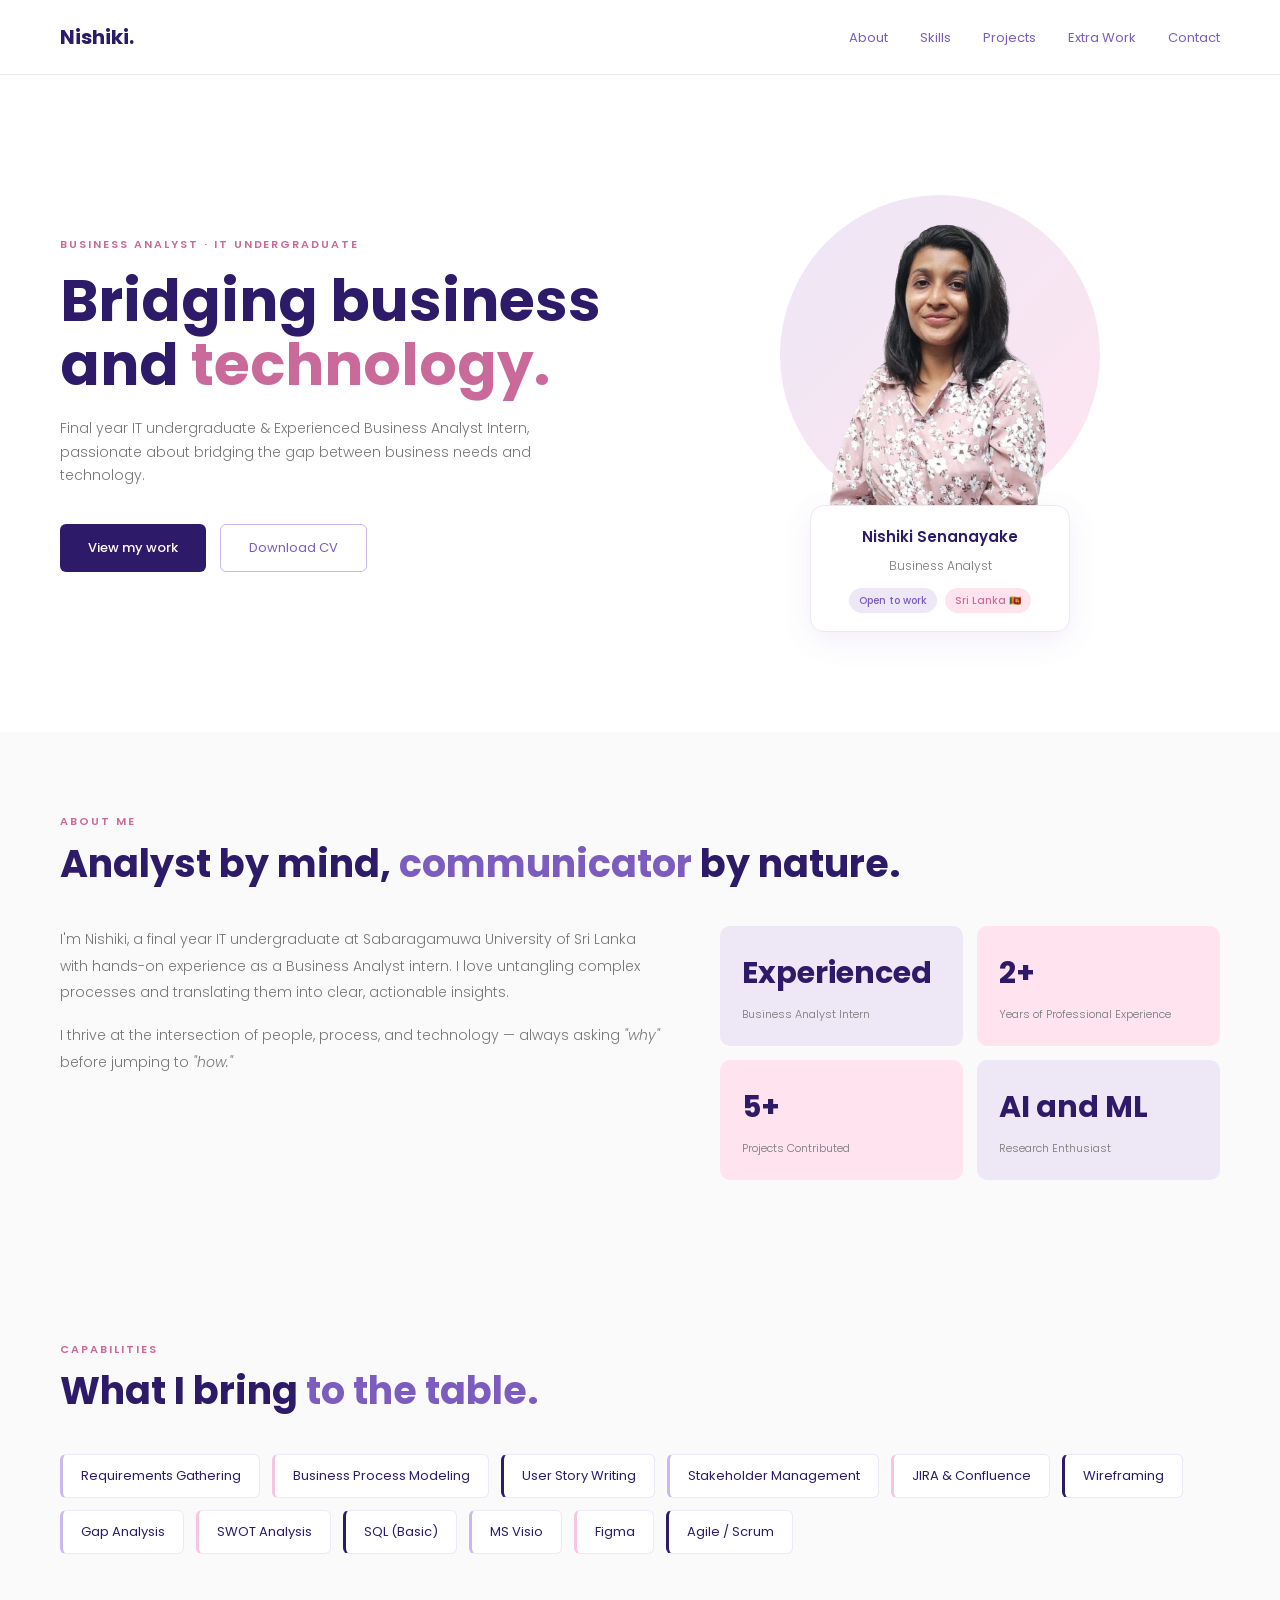
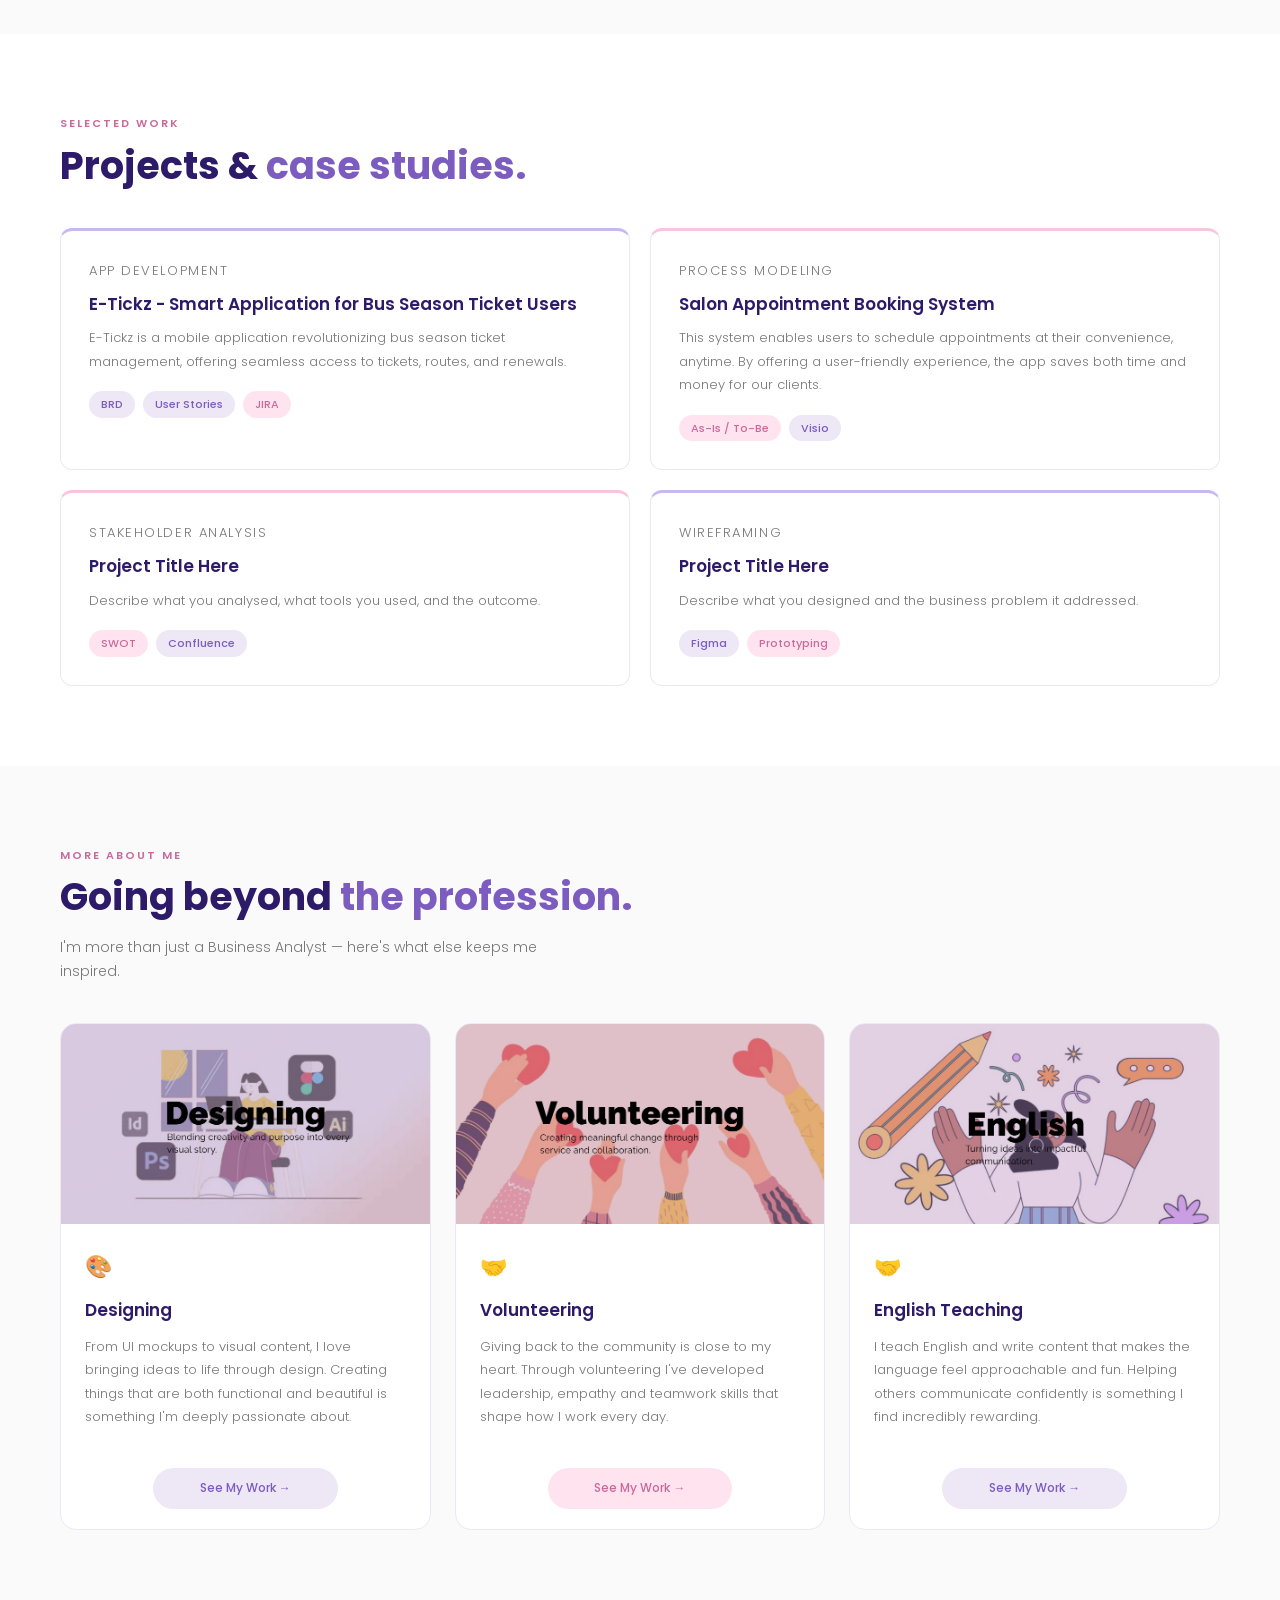
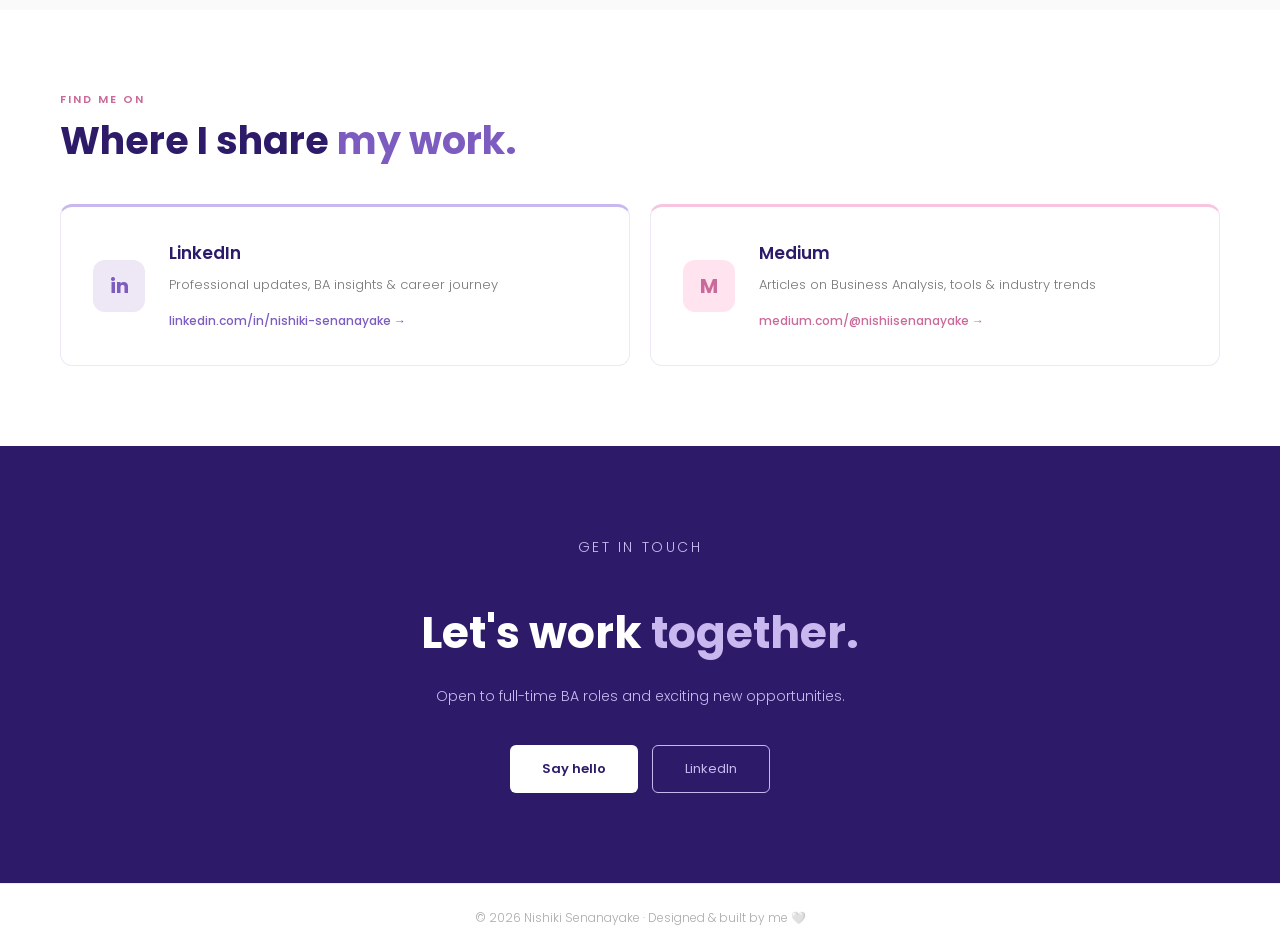
<file: index.html>
<!DOCTYPE html>
<html lang="en">
<head>
  <meta charset="UTF-8" />
  <meta name="viewport" content="width=device-width, initial-scale=1.0"/>
  <title>Nishiki Senanayake | Business Analyst</title>
  <link rel="stylesheet" href="style.css" />
  <script src="script.js"></script>
</head>
<body>

  <!-- NAVBAR -->
  <nav class="navbar">
    <span class="logo">Nishiki.</span>
    <ul class="nav-links">
      <li><a href="#about">About</a></li>
      <li><a href="#skills">Skills</a></li>
      <li><a href="#projects">Projects</a></li>
      <li><a href="#beyond">Extra Work</a></li>
      <li><a href="#contact">Contact</a></li>
    </ul>
  </nav>

<!-- HERO -->
<section class="hero" id="home">
  <div class="hero-text">
    <p class="tag">Business Analyst · IT Undergraduate</p>
    <h1>Bridging business<br/>and <span>technology.</span></h1>
    <p class="hero-desc">Final year IT undergraduate & Experienced Business Analyst Intern, passionate about bridging the gap between business needs and technology.</p>
    <div class="hero-btns">
      <a href="#projects" class="btn-primary">View my work</a>
      <a href="https://drive.google.com/file/d/1KK1x3eJGgfJlkMR6cD_kk2QbCkgS4S8D/view?usp=sharing" class="btn-ghost">Download CV</a>
    </div>
  </div>

  <div class="hero-image">
    <div class="photo-wrapper">
      <div class="photo-circle"></div>
      <img src="assets/profile.png" alt="Nishiki Senanayake" class="profile-photo" />
    </div>
    <div class="hero-card">
      <span class="hero-card-name">Nishiki Senanayake</span>
      <span class="hero-card-title">Business Analyst</span>
      <div class="hero-card-badges">
        <span class="badge lav">Open to work</span>
        <span class="badge pink">Sri Lanka 🇱🇰</span>
      </div>
    </div>
  </div>
</section>

  <!-- ABOUT -->
  <section class="about" id="about">
    <p class="section-tag">About me</p>
    <h2 class="section-title">Analyst by mind, <span>communicator</span> by nature.</h2>
    <div class="about-grid">
      <div class="about-text">
        <p>I'm Nishiki, a final year IT undergraduate at Sabaragamuwa University of Sri Lanka with hands-on experience as a Business Analyst intern. I love untangling complex processes and translating them into clear, actionable insights.</p>
        <p>I thrive at the intersection of people, process, and technology — always asking <em>"why"</em> before jumping to <em>"how."</em></p>
      </div>
      <div class="stats-grid">
        <div class="stat-card lav">
          <span class="stat-num">Experienced</span>
          <span class="stat-label">Business Analyst Intern</span>
        </div>
        <div class="stat-card pink">
          <span class="stat-num">2+</span>
          <span class="stat-label">Years of Professional Experience</span>
        </div>
        <div class="stat-card pink">
          <span class="stat-num">5+</span>
          <span class="stat-label">Projects Contributed</span>
        </div>
        <div class="stat-card lav">
          <span class="stat-num">AI and ML</span>
          <span class="stat-label">Research Enthusiast</span>
        </div>
      </div>
    </div>
  </section>

  <!-- SKILLS -->
  <section class="skills" id="skills">
    <p class="section-tag">Capabilities</p>
    <h2 class="section-title">What I bring <span>to the table.</span></h2>
    <div class="skills-grid">
      <span class="skill-item">Requirements Gathering</span>
      <span class="skill-item">Business Process Modeling</span>
      <span class="skill-item">User Story Writing</span>
      <span class="skill-item">Stakeholder Management</span>
      <span class="skill-item">JIRA & Confluence</span>
      <span class="skill-item">Wireframing</span>
      <span class="skill-item">Gap Analysis</span>
      <span class="skill-item">SWOT Analysis</span>
      <span class="skill-item">SQL (Basic)</span>
      <span class="skill-item">MS Visio</span>
      <span class="skill-item">Figma</span>
      <span class="skill-item">Agile / Scrum</span>
    </div>
  </section>

  <!-- PROJECTS -->
  <section class="projects" id="projects">
    <p class="section-tag">Selected work</p>
    <h2 class="section-title">Projects & <span>case studies.</span></h2>
    <div class="projects-grid">

      <div class="project-card accent-lav">
        <p class="card-tag">App Development</p>
        <h3>E-Tickz - Smart Application for Bus Season Ticket Users</h3>
        <p>E-Tickz is a mobile application revolutionizing bus season ticket management, offering
seamless access to tickets, routes, and renewals.</p>
        <div class="card-pills">
          <span class="pill lav">BRD</span>
          <span class="pill lav">User Stories</span>
          <span class="pill pink">JIRA</span>
        </div>
      </div>

      <div class="project-card accent-pink">
        <p class="card-tag">Process Modeling</p>
        <h3>Salon Appointment Booking System</h3>
        <p>This system enables users to schedule appointments at their convenience, anytime. By
offering a user-friendly experience, the app saves both time and money for our clients.</p>
        <div class="card-pills">
          <span class="pill pink">As-Is / To-Be</span>
          <span class="pill lav">Visio</span>
        </div>
      </div>

      <div class="project-card accent-pink">
        <p class="card-tag">Stakeholder Analysis</p>
        <h3>Project Title Here</h3>
        <p>Describe what you analysed, what tools you used, and the outcome.</p>
        <div class="card-pills">
          <span class="pill pink">SWOT</span>
          <span class="pill lav">Confluence</span>
        </div>
      </div>

      <div class="project-card accent-lav">
        <p class="card-tag">Wireframing</p>
        <h3>Project Title Here</h3>
        <p>Describe what you designed and the business problem it addressed.</p>
        <div class="card-pills">
          <span class="pill lav">Figma</span>
          <span class="pill pink">Prototyping</span>
        </div>
      </div>

    </div>
  </section>

  <!-- BEYOND PROFESSION -->
<section class="beyond" id="beyond">
  <p class="section-tag">More about me</p>
  <h2 class="section-title">Going beyond <span>the profession.</span></h2>
  <p class="beyond-subtitle">I'm more than just a Business Analyst — here's what else keeps me inspired.</p>

  <div class="beyond-grid">

    <div class="beyond-card">
      <div class="beyond-img-wrapper">
        <img src="assets/designing.png" alt="Designing" />
      </div>
      <div class="beyond-content">
        <span class="beyond-icon lav">🎨</span>
        <h3>Designing</h3>
        <p>From UI mockups to visual content, I love bringing ideas to life through design. Creating things that are both functional and beautiful is something I'm deeply passionate about.</p>
      </div>
      <a href="designing.html" class="beyond-btn lav">See My Work →</a>
    </div>

    <div class="beyond-card">
      <div class="beyond-img-wrapper">
        <img src="assets/volunteering.png" alt="Volunteering" />
      </div>
      <div class="beyond-content">
        <span class="beyond-icon pink">🤝</span>
        <h3>Volunteering</h3>
        <p>Giving back to the community is close to my heart. Through volunteering I've developed leadership, empathy and teamwork skills that shape how I work every day.</p>
      </div>
      <a href="volunteering.html" class="beyond-btn pink">See My Work →</a>
    </div>

    <div class="beyond-card">
      <div class="beyond-img-wrapper">
        <img src="assets/english.png" alt="English Teaching" />
      </div>
      <div class="beyond-content">
        <span class="beyond-icon lav">🤝</span>
        <h3>English Teaching</h3>
        <p>I teach English and write content that makes the language feel approachable and fun. Helping others communicate confidently is something I find incredibly rewarding.</p>
      </div>
      <a href="english.html" class="beyond-btn lav">See My Work →</a>
    </div>

  </div>
</section>

    <!-- CONNECT -->
  <section class="connect" id="connect">
  <p class="section-tag">Find me on</p>
  <h2 class="section-title">Where I share <span>my work.</span></h2>
  <div class="connect-grid">

    <a href="https://www.linkedin.com/in/nishiki-senanayake" target="_blank" class="connect-card linkedin">
      <div class="connect-icon">in</div>
      <div class="connect-info">
        <h3>LinkedIn</h3>
        <p>Professional updates, BA insights & career journey</p>
        <span class="connect-link">linkedin.com/in/nishiki-senanayake →</span>
      </div>
    </a>

    <a href="https://medium.com/@nishiisenanayake" target="_blank" class="connect-card medium">
      <div class="connect-icon">M</div>
      <div class="connect-info">
        <h3>Medium</h3>
        <p>Articles on Business Analysis, tools & industry trends</p>
        <span class="connect-link">medium.com/@nishiisenanayake →</span>
      </div>
    </a>

  </div>
</section>

  <!-- CONTACT -->
  <section class="contact" id="contact">
    <p class="section-tag">Get in touch</p>
    <h2>Let's work <span>together.</span></h2>
    <p>Open to full-time BA roles and exciting new opportunities.</p>
    <div class="contact-btns">
      <a href="mailto:your@email.com" class="btn-white">Say hello</a>
      <a href="https://www.linkedin.com/in/nishiki-senanayake" class="btn-outline">LinkedIn</a>
    </div>
  </section>



<!-- CONTACT MODAL -->
<div class="modal-overlay" id="contactModal">
  <div class="modal">
    <button class="modal-close" id="closeModal">✕</button>
    <p class="section-tag">Get in touch</p>
    <h3>Let's connect! 💜</h3>
    <p class="modal-subtitle">Feel free to reach out through any of these:</p>

    <div class="modal-links">
      <a href="mailto:your@email.com" class="modal-item">
        <span class="modal-icon lav">✉</span>
        <div>
          <span class="modal-label">Email</span>
          <span class="modal-value">your@email.com</span>
        </div>
      </a>

      <a href="https://www.linkedin.com/in/nishiki-senanayake" target="_blank" class="modal-item">
        <span class="modal-icon pink">in</span>
        <div>
          <span class="modal-label">LinkedIn</span>
          <span class="modal-value">linkedin.com/in/nishiki-senanayake</span>
        </div>
      </a>

      <a href="https://medium.com/@nishiisenanayake" target="_blank" class="modal-item">
        <span class="modal-icon lav">M</span>
        <div>
          <span class="modal-label">Medium</span>
          <span class="modal-value">medium.com/@nishiisenanayake</span>
        </div>
      </a>
    </div>
  </div>
</div>

   

  <!-- FOOTER -->
  <footer>
    <p>© 2026 Nishiki Senanayake · Designed & built by me 🤍</p>
  </footer>
</body>
</html>
</file>
<file: style.css>
/* ===========================
   GOOGLE FONTS IMPORT
=========================== */
@import url('https://fonts.googleapis.com/css2?family=Poppins:wght@300;400;500;600;700&display=swap');

/* ===========================
   CSS VARIABLES (Your color palette & fonts)
   Change values here to update the whole site at once!
=========================== */
:root {
  --white: #ffffff;
  --bg-soft: #FAFAFA;
  --lavender-light: #EDE7F6;
  --lavender-mid: #C9B8F0;
  --lavender-dark: #7C5CBF;
  --pink-light: #FFE4F0;
  --pink-mid: #F7C5E0;
  --pink-accent: #C96A9B;
  --purple-dark: #2D1B69;
  --text-body: #777777;
  --text-muted: #aaaaaa;
  --font: 'Poppins', sans-serif;
}

/* ===========================
   RESET & BASE
=========================== */
* {
  margin: 0;
  padding: 0;
  box-sizing: border-box;
}

html {
  scroll-behavior: smooth; /* Smooth scrolling when clicking nav links */
}

body {
  font-family: var(--font);
  background-color: var(--white);
  color: var(--purple-dark);
  line-height: 1.7;
}

a {
  text-decoration: none;
  color: inherit;
}

ul {
  list-style: none;
}

img {
  max-width: 100%;
  display: block;
}




/* ===========================
   NAVBAR
=========================== */
.navbar {
  display: flex;
  justify-content: space-between;
  align-items: center;
  padding: 20px 60px;
  background-color: var(--white);
  border-bottom: 0.5px solid var(--lavender-light);
  position: sticky;
  top: 0;
  z-index: 100;
}

.logo {
  font-size: 20px;
  font-weight: 700;
  color: var(--purple-dark);
}

.nav-links {
  display: flex;
  gap: 32px;
}

.nav-links a {
  font-size: 13px;
  font-weight: 400;
  color: var(--lavender-dark);
  transition: color 0.3s ease;
}

.nav-links a:hover {
  color: var(--pink-accent);
}

/* ===========================
   HERO
=========================== */
.hero {
  padding: 100px 60px;
  background-color: var(--white);
}

.tag {
  font-size: 11px;
  font-weight: 600;
  letter-spacing: 0.18em;
  text-transform: uppercase;
  color: var(--pink-accent);
  margin-bottom: 16px;
}

.hero h1 {
  font-size: 58px;
  font-weight: 700;
  line-height: 1.1;
  color: var(--purple-dark);
  margin-bottom: 20px;
}

.hero h1 span {
  color: var(--pink-accent);
}

.hero-desc {
  font-size: 14px;
  font-weight: 300;
  color: var(--text-body);
  max-width: 480px;
  margin-bottom: 36px;
}

.hero-btns {
  display: flex;
  gap: 14px;
}

.btn-primary {
  background-color: var(--purple-dark);
  color: var(--white);
  padding: 13px 28px;
  border-radius: 6px;
  font-size: 13px;
  font-weight: 500;
  font-family: var(--font);
  transition: background 0.3s ease;
}

.btn-primary:hover {
  background-color: var(--lavender-dark);
}

.btn-ghost {
  border: 1px solid var(--lavender-mid);
  color: var(--lavender-dark);
  padding: 12px 28px;
  border-radius: 6px;
  font-size: 13px;
  font-weight: 400;
  font-family: var(--font);
  transition: all 0.3s ease;
}

.btn-ghost:hover {
  background-color: var(--lavender-light);
}

/* ===========================
   SHARED SECTION STYLES
=========================== */
.about {
  padding: 80px 60px;
  background-color: var(--bg-soft);
}

.skills {
  padding: 80px 60px;
  background-color: var(--bg-soft);
}

.projects {
  padding: 80px 60px;
  background-color: var(--white);
}

.section-tag {
  font-size: 11px;
  font-weight: 600;
  letter-spacing: 0.18em;
  text-transform: uppercase;
  color: var(--pink-accent);
  margin-bottom: 10px;
}

.section-title {
  font-size: 38px;
  font-weight: 700;
  color: var(--purple-dark);
  line-height: 1.2;
  margin-bottom: 40px;
}

.section-title span {
  color: var(--lavender-dark);
}

/* ===========================
   ABOUT
=========================== */
.about-grid {
  display: grid;
  grid-template-columns: 1.2fr 1fr;
  gap: 60px;
  align-items: start;
}

.about-text p {
  font-size: 14px;
  font-weight: 300;
  color: var(--text-body);
  line-height: 1.9;
  margin-bottom: 16px;
}

.stats-grid {
  display: grid;
  grid-template-columns: 1fr 1fr;
  gap: 14px;
}

.stat-card {
  border-radius: 10px;
  padding: 22px;
  display: flex;
  flex-direction: column;
  gap: 6px;
}

.stat-card.lav {
  background-color: var(--lavender-light);
}

.stat-card.pink {
  background-color: var(--pink-light);
}

.stat-num {
  font-size: 30px;
  font-weight: 700;
  color: var(--purple-dark);
}

.stat-label {
  font-size: 11px;
  font-weight: 300;
  color: var(--text-body);
}

/* ===========================
   SKILLS
=========================== */
.skills-grid {
  display: flex;
  flex-wrap: wrap;
  gap: 12px;
}

.skill-item {
  background-color: var(--white);
  border: 0.5px solid var(--lavender-light);
  border-radius: 6px;
  padding: 10px 18px;
  font-size: 13px;
  font-weight: 400;
  color: var(--purple-dark);
  transition: all 0.3s ease;
}

.skill-item:nth-child(3n+1) { border-left: 3px solid var(--lavender-mid); }
.skill-item:nth-child(3n+2) { border-left: 3px solid var(--pink-mid); }
.skill-item:nth-child(3n)   { border-left: 3px solid var(--purple-dark); }

.skill-item:hover {
  background-color: var(--lavender-light);
  transform: translateY(-2px);
}

/* ===========================
   PROJECTS
=========================== */
.projects-grid {
  display: grid;
  grid-template-columns: 1fr 1fr;
  gap: 20px;
}

.project-card {
  background-color: var(--white);
  border: 0.5px solid var(--lavender-light);
  border-radius: 12px;
  padding: 28px;
  transition: transform 0.3s ease, box-shadow 0.3s ease;
}

.project-card:hover {
  transform: translateY(-4px);
  box-shadow: 0 12px 30px rgba(124, 92, 191, 0.1);
}

.project-card.accent-lav { border-top: 3px solid var(--lavender-mid); }
.project-card.accent-pink { border-top: 3px solid var(--pink-mid); }

.card-tag {
  font-size: 10px;
  font-weight: 600;
  letter-spacing: 0.12em;
  text-transform: uppercase;
  color: var(--lavender-dark);
  margin-bottom: 10px;
}

.project-card h3 {
  font-size: 17px;
  font-weight: 600;
  color: var(--purple-dark);
  margin-bottom: 10px;
  line-height: 1.4;
}

.project-card p {
  font-size: 13px;
  font-weight: 300;
  color: var(--text-body);
  line-height: 1.8;
}

.card-pills {
  display: flex;
  flex-wrap: wrap;
  gap: 8px;
  margin-top: 18px;
}

.pill {
  font-size: 11px;
  font-weight: 500;
  padding: 4px 12px;
  border-radius: 20px;
}

.pill.lav {
  background-color: var(--lavender-light);
  color: var(--lavender-dark);
}

.pill.pink {
  background-color: var(--pink-light);
  color: var(--pink-accent);
}

/* ===========================
   CONTACT
=========================== */
.contact {
  background-color: var(--purple-dark);
  padding: 90px 60px;
  text-align: center;
}

.contact .section-tag {
  color: var(--lavender-mid);
}

.contact h2 {
  font-size: 44px;
  font-weight: 700;
  color: var(--white);
  margin-bottom: 14px;
}

.contact h2 span {
  color: var(--lavender-mid);
}

.contact p {
  font-size: 14px;
  font-weight: 300;
  color: var(--lavender-mid);
  margin-bottom: 36px;
}

.contact-btns {
  display: flex;
  justify-content: center;
  gap: 14px;
}

.btn-white {
  background-color: var(--white);
  color: var(--purple-dark);
  padding: 13px 32px;
  border-radius: 6px;
  font-size: 13px;
  font-weight: 600;
  font-family: var(--font);
  transition: all 0.3s ease;
}

.btn-white:hover {
  background-color: var(--lavender-light);
}

.btn-outline {
  border: 1px solid var(--lavender-mid);
  color: var(--lavender-mid);
  padding: 12px 32px;
  border-radius: 6px;
  font-size: 13px;
  font-weight: 400;
  font-family: var(--font);
  transition: all 0.3s ease;
}

.btn-outline:hover {
  background-color: rgba(201, 184, 240, 0.1);
}

/* ===========================
   FOOTER
=========================== */
footer {
  text-align: center;
  padding: 24px;
  font-size: 12px;
  font-weight: 300;
  color: var(--text-muted);
  border-top: 0.5px solid var(--lavender-light);
}

/* ===========================
/* ===========================
   SCROLL FADE-IN

.about,
.skills,
.projects,
.connect,
.contact,
.project-card,
.stat-card,
.skill-item,
.connect-card {
  opacity: 0;
  transform: translateY(24px);
  transition: opacity 0.6s ease, transform 0.6s ease;
}

.visible {
  opacity: 1;
  transform: translateY(0);
}
=========================== */

/* ===========================
   ACTIVE NAV LINK
=========================== */
.nav-links a.active {
  color: var(--pink-accent);
  font-weight: 500;
}


/* ===========================
   CONNECT SECTION
=========================== */
.connect {
  background-color: var(--white);
  padding: 80px 60px;
}

.connect-grid {
  display: grid;
  grid-template-columns: 1fr 1fr;
  gap: 20px;
}

.connect-card {
  display: flex;
  align-items: center;
  gap: 24px;
  padding: 32px;
  border-radius: 12px;
  border: 0.5px solid var(--lavender-light);
  transition: transform 0.3s ease, box-shadow 0.3s ease;
}

.connect-card:hover {
  transform: translateY(-4px);
  box-shadow: 0 12px 30px rgba(124, 92, 191, 0.1);
}

.connect-card.linkedin {
  border-top: 3px solid var(--lavender-mid);
}

.connect-card.medium {
  border-top: 3px solid var(--pink-mid);
}

.connect-icon {
  width: 52px;
  height: 52px;
  border-radius: 12px;
  display: flex;
  align-items: center;
  justify-content: center;
  font-size: 20px;
  font-weight: 700;
  flex-shrink: 0;
}

.linkedin .connect-icon {
  background-color: var(--lavender-light);
  color: var(--lavender-dark);
}

.medium .connect-icon {
  background-color: var(--pink-light);
  color: var(--pink-accent);
}

.connect-info h3 {
  font-size: 17px;
  font-weight: 600;
  color: var(--purple-dark);
  margin-bottom: 6px;
}

.connect-info p {
  font-size: 13px;
  font-weight: 300;
  color: var(--text-body);
  margin-bottom: 10px;
}

.connect-link {
  font-size: 12px;
  font-weight: 500;
  color: var(--lavender-dark);
}

.connect-card.medium .connect-link {
  color: var(--pink-accent);
}


/* ===========================
   HERO PHOTO
=========================== */
.hero {
  display: grid;
  grid-template-columns: 1fr 1fr;
  align-items: center;
  gap: 40px;
}

.hero-image {
  display: flex;
  flex-direction: column;
  align-items: center;
  gap: 0px;
}

/* The circle + photo wrapper */
.photo-wrapper {
  position: relative;
  width: 340px;
  height: 340px;
  display: flex;
  justify-content: center;
  align-items: flex-end;
}

/* The lavender circle */
.photo-circle {
  position: absolute;
  bottom: 0;
  width: 320px;
  height: 320px;
  background: linear-gradient(135deg, var(--lavender-light), var(--pink-light));
  border-radius: 50%;
  z-index: 1;
}

/* The photo — overflows above the circle */
.profile-photo {
  position: absolute;
  bottom: 0;
  height: 380px; /* Taller than circle so head overflows above */
  width: auto;
  object-fit: contain;
  z-index: 2;
}

/* Floating name card below photo */
.hero-card {
  background: var(--white);
  border: 0.5px solid var(--lavender-light);
  border-radius: 14px;
  padding: 18px 28px;
  display: flex;
  flex-direction: column;
  align-items: center;
  gap: 6px;
  box-shadow: 0 8px 30px rgba(124, 92, 191, 0.1);
  margin-top: -10px;
  z-index: 3;
  position: relative;
  width: 260px;
}

.hero-card-name {
  font-size: 15px;
  font-weight: 600;
  color: var(--purple-dark);
}

.hero-card-title {
  font-size: 12px;
  font-weight: 300;
  color: var(--text-body);
}

.hero-card-badges {
  display: flex;
  gap: 8px;
  margin-top: 6px;
}

.badge {
  font-size: 10px;
  font-weight: 500;
  padding: 4px 10px;
  border-radius: 20px;
}

.badge.lav {
  background-color: var(--lavender-light);
  color: var(--lavender-dark);
}

.badge.pink {
  background-color: var(--pink-light);
  color: var(--pink-accent);
}


/* ===========================
   NAVBAR SCROLL EFFECT
=========================== */
.navbar {
  transition: box-shadow 0.3s ease, background 0.3s ease;
}

.navbar.scrolled {
  box-shadow: 0 4px 20px rgba(124, 92, 191, 0.08);
  background-color: rgba(255, 255, 255, 0.95);
  backdrop-filter: blur(10px);
}


/* ===========================
   ABOUT — UPDATED
=========================== */
.about-inner {
  display: grid;
  grid-template-columns: 1.2fr 1fr;
  gap: 64px;
  align-items: start;
}

.about-bio {
  font-size: 14px;
  font-weight: 300;
  color: var(--text-body);
  line-height: 1.9;
  margin-bottom: 16px;
}

.about-highlights {
  display: flex;
  flex-direction: column;
  gap: 14px;
  margin-top: 28px;
}

.highlight-item {
  display: flex;
  align-items: center;
  gap: 14px;
  font-size: 13px;
  font-weight: 400;
  color: var(--purple-dark);
}

.highlight-icon {
  width: 28px;
  height: 28px;
  border-radius: 8px;
  display: flex;
  align-items: center;
  justify-content: center;
  font-size: 12px;
  flex-shrink: 0;
}

.highlight-icon.lav {
  background-color: var(--lavender-light);
  color: var(--lavender-dark);
}

.highlight-icon.pink {
  background-color: var(--pink-light);
  color: var(--pink-accent);
}

.about-passion-card {
  background: linear-gradient(135deg, var(--lavender-light), var(--pink-light));
  border-radius: 14px;
  padding: 28px;
  margin-top: 20px;
}

.passion-label {
  font-size: 10px;
  font-weight: 600;
  letter-spacing: 0.15em;
  text-transform: uppercase;
  color: var(--lavender-dark);
  margin-bottom: 12px;
}

.passion-text {
  font-size: 13px;
  font-weight: 400;
  color: var(--purple-dark);
  line-height: 1.8;
  font-style: italic;
}


/* ===========================
   BEYOND PROFESSION
=========================== */
.beyond {
  background-color: var(--bg-soft);
  padding: 80px 60px;
}

.beyond-subtitle {
  font-size: 14px;
  font-weight: 300;
  color: var(--text-body);
  margin-top: -24px;
  margin-bottom: 40px;
  max-width: 520px;
}

.beyond-grid {
  display: grid;
  grid-template-columns: repeat(3, 1fr);
  gap: 24px;
}

.beyond-card {
  background: var(--white);
  border-radius: 16px;
  border: 0.5px solid var(--lavender-light);
  overflow: hidden;
  transition: transform 0.3s ease, box-shadow 0.3s ease;
}

.beyond-card:hover {
  transform: translateY(-6px);
  box-shadow: 0 16px 40px rgba(124, 92, 191, 0.1);
}

.beyond-img-wrapper {
  width: 100%;
  height: 200px;
  overflow: hidden;
}

.beyond-img-wrapper img {
  width: 100%;
  height: 100%;
  object-fit: cover;
  transition: transform 0.4s ease;
}

.beyond-card:hover .beyond-img-wrapper img {
  transform: scale(1.05);
}

.beyond-content {
  padding: 24px;
}

.beyond-icon {
  display: inline-block;
  font-size: 22px;
  margin-bottom: 10px;
}

.beyond-content h3 {
  font-size: 17px;
  font-weight: 600;
  color: var(--purple-dark);
  margin-bottom: 10px;
}

.beyond-content p {
  font-size: 13px;
  font-weight: 300;
  color: var(--text-body);
  line-height: 1.8;
}

/* ===========================
   BEYOND BUTTON
=========================== */
.beyond-btn {
  display: block;
  text-align: center;
  margin-top: 16px;
  margin-bottom: 20px;
  margin-left: 25%;
  margin-right: 25%;
  padding: 10px 20px;
  border-radius: 70px;
  font-size: 12px;
  font-weight: 500;
  font-family: var(--font);
  transition: all 0.3s ease;
}

.beyond-btn.lav {
  background-color: var(--lavender-light);
  color: var(--lavender-dark);
}

.beyond-btn.pink {
  background-color: var(--pink-light);
  color: var(--pink-accent);
}

.beyond-btn.lav:hover {
  background-color: var(--lavender-mid);
  color: var(--white);
}

.beyond-btn.pink:hover {
  background-color: var(--pink-mid);
  color: var(--white);
}




/* ===========================
   CONTACT MODAL
=========================== */
.modal-overlay {
  position: fixed;
  inset: 0;
  background: rgba(45, 27, 105, 0.4);
  backdrop-filter: blur(6px);
  z-index: 999;
  display: flex;
  align-items: center;
  justify-content: center;
  opacity: 0;
  pointer-events: none;
  transition: opacity 0.3s ease;
}

.modal-overlay.active {
  opacity: 1;
  pointer-events: all;
}

.modal {
  background: var(--white);
  border-radius: 20px;
  padding: 40px;
  width: 90%;
  max-width: 420px;
  position: relative;
  transform: translateY(20px);
  transition: transform 0.3s ease;
}

.modal-overlay.active .modal {
  transform: translateY(0);
}

.modal-close {
  position: absolute;
  top: 16px;
  right: 20px;
  background: var(--lavender-light);
  border: none;
  border-radius: 50%;
  width: 32px;
  height: 32px;
  font-size: 13px;
  color: var(--purple-dark);
  cursor: pointer;
  display: flex;
  align-items: center;
  justify-content: center;
  transition: background 0.3s ease;
}

.modal-close:hover {
  background: var(--pink-light);
}

.modal h3 {
  font-size: 22px;
  font-weight: 700;
  color: var(--purple-dark);
  margin-bottom: 6px;
  margin-top: 8px;
}

.modal-subtitle {
  font-size: 13px;
  font-weight: 300;
  color: var(--text-body);
  margin-bottom: 28px;
}

.modal-links {
  display: flex;
  flex-direction: column;
  gap: 14px;
}

.modal-item {
  display: flex;
  align-items: center;
  gap: 16px;
  padding: 16px;
  border-radius: 12px;
  border: 0.5px solid var(--lavender-light);
  transition: all 0.3s ease;
}

.modal-item:hover {
  background: var(--bg-soft);
  transform: translateX(4px);
}

.modal-icon {
  width: 40px;
  height: 40px;
  border-radius: 10px;
  display: flex;
  align-items: center;
  justify-content: center;
  font-size: 15px;
  font-weight: 700;
  flex-shrink: 0;
}

.modal-icon.lav {
  background: var(--lavender-light);
  color: var(--lavender-dark);
}

.modal-icon.pink {
  background: var(--pink-light);
  color: var(--pink-accent);
}

.modal-label {
  display: block;
  font-size: 11px;
  font-weight: 600;
  letter-spacing: 0.1em;
  text-transform: uppercase;
  color: var(--text-muted);
  margin-bottom: 2px;
}

.modal-value {
  display: block;
  font-size: 13px;
  font-weight: 400;
  color: var(--purple-dark);
}
</file>
